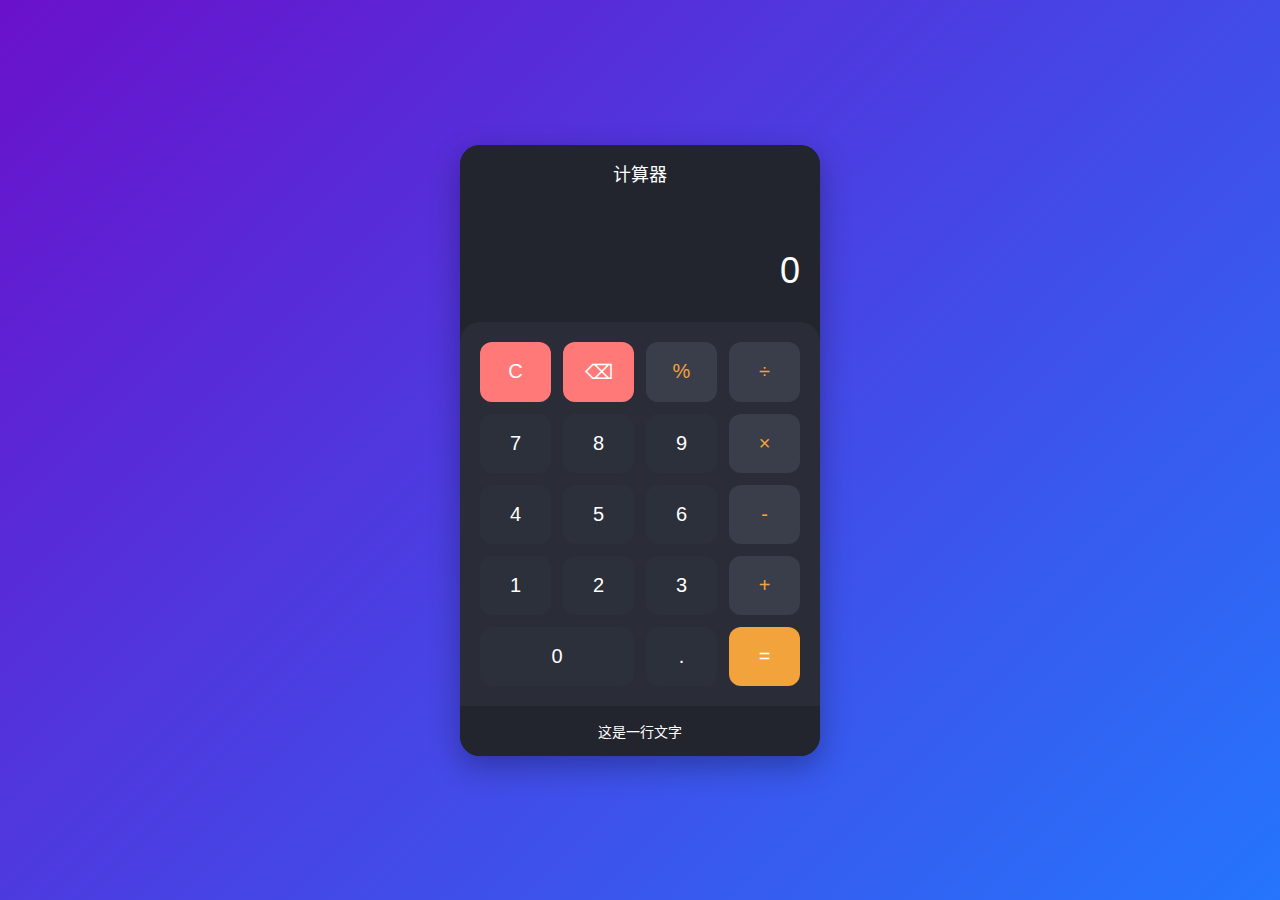
<file: calc.html>
<!DOCTYPE html>
<html lang="zh-CN">
<head>
    <meta charset="UTF-8">
    <meta name="viewport" content="width=device-width, initial-scale=1.0">
    <title>计算器</title>
    <style>
        * {
            margin: 0;
            padding: 0;
            box-sizing: border-box;
            font-family: 'Segoe UI', Tahoma, Geneva, Verdana, sans-serif;
        }
        
        body {
            display: flex;
            justify-content: center;
            align-items: center;
            min-height: 100vh;
            background: linear-gradient(135deg, #6a11cb 0%, #2575fc 100%);
            padding: 20px;
        }
        
        .calculator {
            width: 360px;
            background-color: #22252d;
            border-radius: 20px;
            box-shadow: 0 10px 30px rgba(0, 0, 0, 0.3);
            overflow: hidden;
        }
        
        .display {
            padding: 30px 20px;
            text-align: right;
            background-color: #22252d;
            color: white;
            position: relative;
        }
        
        .previous-operand {
            min-height: 24px;
            font-size: 18px;
            color: rgba(255, 255, 255, 0.7);
            margin-bottom: 5px;
            overflow: hidden;
            word-break: break-all;
        }
        
        .current-operand {
            min-height: 40px;
            font-size: 36px;
            font-weight: 500;
            overflow: hidden;
            word-break: break-all;
        }
        
        .buttons {
            display: grid;
            grid-template-columns: repeat(4, 1fr);
            grid-gap: 12px;
            padding: 20px;
            background-color: #2a2d37;
            border-radius: 20px 20px 0 0;
        }
        
        button {
            border: none;
            outline: none;
            padding: 18px 0;
            border-radius: 12px;
            font-size: 20px;
            font-weight: 500;
            cursor: pointer;
            transition: all 0.2s ease;
        }
        
        button:hover {
            opacity: 0.9;
        }
        
        button:active {
            transform: scale(0.95);
        }
        
        .number, .decimal {
            background-color: #2c303a;
            color: white;
        }
        
        .operator {
            background-color: #3a3e4a;
            color: #f2a33c;
        }
        
        .equals {
            background-color: #f2a33c;
            color: white;
        }
        
        .clear, .backspace {
            background-color: #ff7979;
            color: white;
        }
        
        .zero {
            grid-column: span 2;
        }
        
        .footer {
            text-align: center;
            color: white;
            padding: 15px;
            font-size: 14px;
            background-color: #22252d;
        }
        
        .calculator-title {
            text-align: center;
            color: white;
            padding: 15px 0 5px;
            font-size: 18px;
            background-color: #22252d;
        }
    </style>
</head>
<body>
    <div class="calculator">
        <div class="calculator-title">计算器</div>
        <div class="display">
            <div class="previous-operand"></div>
            <div class="current-operand">0</div>
        </div>
        
        <div class="buttons">
            <button class="clear">C</button>
            <button class="backspace">⌫</button>
            <button class="operator">%</button>
            <button class="operator">÷</button>
            
            <button class="number">7</button>
            <button class="number">8</button>
            <button class="number">9</button>
            <button class="operator">×</button>
            
            <button class="number">4</button>
            <button class="number">5</button>
            <button class="number">6</button>
            <button class="operator">-</button>
            
            <button class="number">1</button>
            <button class="number">2</button>
            <button class="number">3</button>
            <button class="operator">+</button>
            
            <button class="number zero">0</button>
            <button class="decimal">.</button>
            <button class="equals">=</button>
        </div>
        
        <div class="footer">
            这是一行文字
        </div>
    </div>

    <script>
        // 确保DOM完全加载后再执行
        document.addEventListener('DOMContentLoaded', function() {
            const display = document.querySelector('.current-operand');
            const previousDisplay = document.querySelector('.previous-operand');
            const buttons = document.querySelectorAll('button');
            
            let currentInput = '0';
            let previousInput = '';
            let operation = null;
            let resetScreen = false;
            
            // 更新显示屏
            function updateDisplay() {
                display.textContent = currentInput;
                if (operation) {
                    previousDisplay.textContent = `${previousInput} ${operation}`;
                } else {
                    previousDisplay.textContent = previousInput;
                }
            }
            
            // 重置计算器
            function resetCalculator() {
                currentInput = '0';
                previousInput = '';
                operation = null;
                resetScreen = false;
                updateDisplay();
            }
            
            // 添加数字
            function appendNumber(number) {
                if (currentInput === '0' || resetScreen) {
                    currentInput = number;
                    resetScreen = false;
                } else {
                    // 防止输入过长
                    if (currentInput.length < 12) {
                        currentInput += number;
                    }
                }
            }
            
            // 添加小数点
            function appendDecimal() {
                if (resetScreen) {
                    currentInput = '0.';
                    resetScreen = false;
                    return;
                }
                
                if (!currentInput.includes('.')) {
                    currentInput += '.';
                }
            }
            
            // 选择操作符
            function chooseOperation(op) {
                if (currentInput === '') return;
                
                if (previousInput !== '') {
                    compute();
                }
                
                operation = op;
                previousInput = currentInput;
                resetScreen = true;
            }
            
            // 执行计算
            function compute() {
                let computation;
                const prev = parseFloat(previousInput);
                const current = parseFloat(currentInput);
                
                if (isNaN(prev) || isNaN(current)) return;
                
                switch (operation) {
                    case '+':
                        computation = prev + current;
                        break;
                    case '-':
                        computation = prev - current;
                        break;
                    case '×':
                        computation = prev * current;
                        break;
                    case '÷':
                        if (current === 0) {
                            computation = '错误';
                        } else {
                            computation = prev / current;
                        }
                        break;
                    case '%':
                        computation = prev % current;
                        break;
                    default:
                        return;
                }
                
                // 处理结果
                currentInput = computation.toString();
                // 限制长度
                if (currentInput.length > 12) {
                    currentInput = parseFloat(currentInput).toExponential(6);
                }
                operation = null;
                previousInput = '';
            }
            
            // 退格功能
            function backspace() {
                if (currentInput.length === 1) {
                    currentInput = '0';
                } else {
                    currentInput = currentInput.slice(0, -1);
                }
            }
            
            // 添加按钮事件监听器
            buttons.forEach(button => {
                button.addEventListener('click', () => {
                    if (button.classList.contains('number')) {
                        appendNumber(button.textContent);
                        updateDisplay();
                    } else if (button.classList.contains('decimal')) {
                        appendDecimal();
                        updateDisplay();
                    } else if (button.classList.contains('operator')) {
                        chooseOperation(button.textContent);
                        updateDisplay();
                    } else if (button.classList.contains('equals')) {
                        compute();
                        updateDisplay();
                    } else if (button.classList.contains('clear')) {
                        resetCalculator();
                    } else if (button.classList.contains('backspace')) {
                        backspace();
                        updateDisplay();
                    }
                });
            });
            
            // 添加键盘支持
            document.addEventListener('keydown', function(event) {
                if (/[0-9]/.test(event.key)) {
                    appendNumber(event.key);
                    updateDisplay();
                } else if (event.key === '.') {
                    appendDecimal();
                    updateDisplay();
                } else if (event.key === '+' || event.key === '-' || event.key === '*') {
                    chooseOperation(event.key === '*' ? '×' : event.key);
                    updateDisplay();
                } else if (event.key === '/') {
                    chooseOperation('÷');
                    updateDisplay();
                } else if (event.key === 'Enter' || event.key === '=') {
                    compute();
                    updateDisplay();
                } else if (event.key === 'Escape') {
                    resetCalculator();
                } else if (event.key === 'Backspace') {
                    backspace();
                    updateDisplay();
                }
            });
            
            // 初始化显示
            updateDisplay();
        });
    </script>
</body>
</html>
</file>
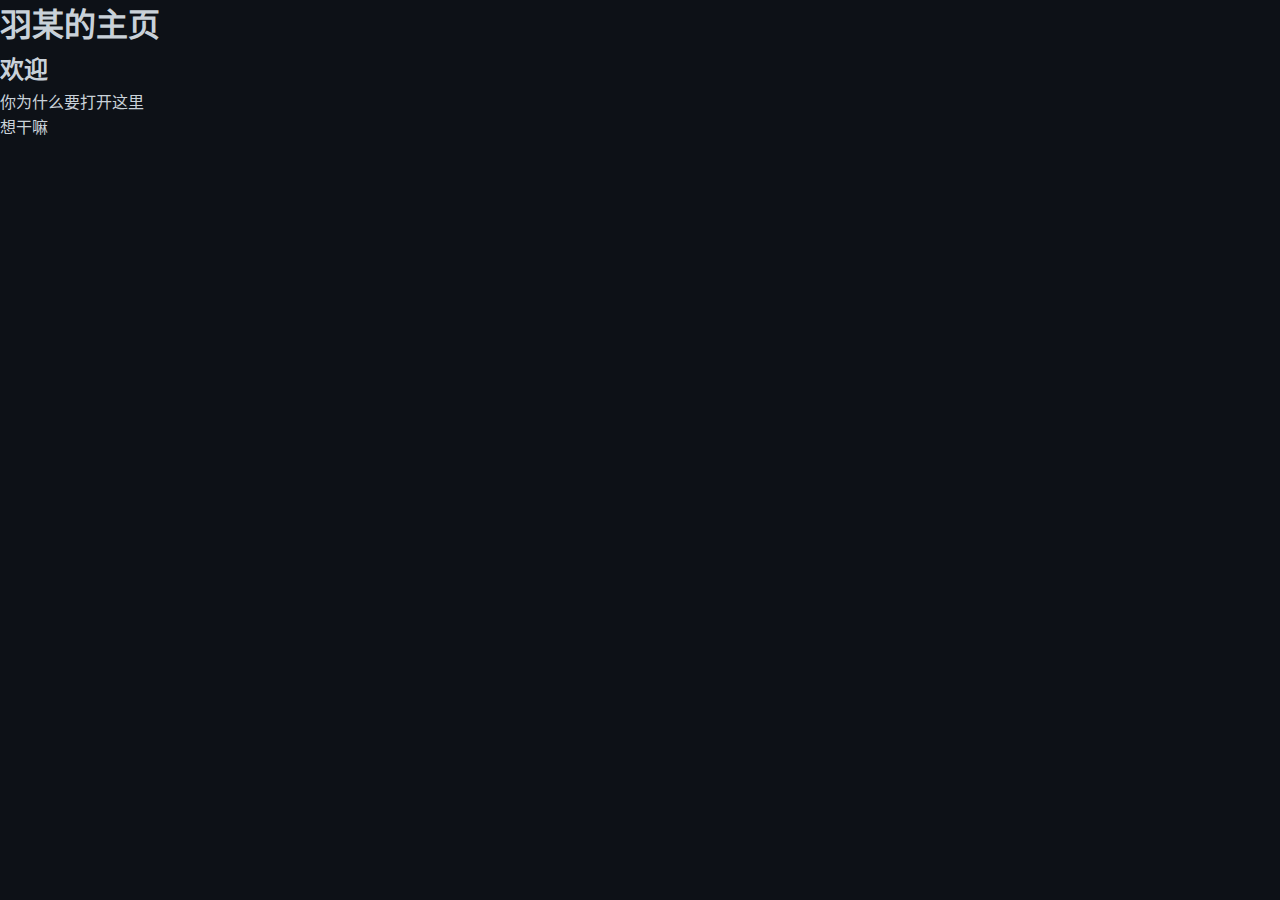
<file: yumou.html>
<!DOCTYPE html>
<html lang="zh-CN">
<head>
    <meta charset="UTF-8">
    <meta name="viewport" content="width=device-width, initial-scale=1.0">
    <title>羽某的主页</title>
    <link rel="stylesheet" href="style.css">
</head>
<body>
    <!-- 左上角标题 -->
    <h1 class="corner-title">羽某的主页</h1>
    
    <!-- 主内容区域 -->
    <div class="main-content">
        <!-- 欢迎卡片 -->
        <div class="card">

            <h2 class="card-title">欢迎</h2>
            <div class="card-content">
                <p>你为什么要打开这里</p>
                <p>想干嘛</p>
            </div>
        </div>
    </div>
    </body>
</html>
</file>
<file: style.css>
/* 基础样式 */
* {
    margin: 0;
    padding: 0;
    box-sizing: border-box;
    font-family: -apple-system, BlinkMacSystemFont, 'Segoe UI', Helvetica, Arial, sans-serif;
}

body {
    background-color: #0d1117;
    color: #c9d1d9;
    line-height: 1.6;
}

a {
    text-decoration: none;
    color: #58a6ff;
}

a:hover {
    text-decoration: underline;
}

.container {
    max-width: 1200px;
    margin: 0 auto;
    padding: 0 20px;
}

/* 顶部导航栏 - 始终保持居左居右 */
header {
    background-color: #161b22;
    border-bottom: 1px solid #30363d;
    padding: 16px 0;
    position: sticky;
    top: 0;
    z-index: 100;
}

.navbar {
    display: flex;
    justify-content: space-between;
    align-items: center;
}

.navbar-left, .navbar-right {
    display: flex;
    align-items: center;
}

.navbar-left {
    justify-content: flex-start;
}

.navbar-right {
    justify-content: flex-end;
}

.logo {
    font-size: 24px;
    font-weight: 600;
    color: #f0f6fc;
    display: flex;
    align-items: center;
    gap: 8px;
}

.logo i {
    color: #58a6ff;
}

.nav-links {
    display: flex;
    gap: 20px;
    list-style: none;
}

.nav-links a {
    color: #c9d1d9;
    font-size: 16px;
    white-space: nowrap;
}

.nav-links a:hover {
    color: #58a6ff;
    text-decoration: none;
}

/* 移动端菜单按钮 */
.menu-toggle {
    display: none;
    background: none;
    border: none;
    color: #c9d1d9;
    font-size: 24px;
    cursor: pointer;
}

/* 统一的个人信息区域 */
.profile-container {
    display: flex;
    gap: 40px;
    margin-bottom: 60px;
    padding-top: 40px;
}

.profile-sidebar {
    width: 100%;
    background-color: #161b22;
    border: 1px solid #30363d;
    border-radius: 6px;
    padding: 24px;
    text-align: center;
}

.profile-avatar {
    width: 140px;
    height: 140px;
    border-radius: 50%;
    border: 4px solid #30363d;
    margin: 0 auto 20px;
    display: block;
}

.profile-name {
    font-size: 28px;
    color: #f0f6fc;
    margin-bottom: 8px;
}

.profile-title {
    font-size: 18px;
    color: #8b949e;
    margin-bottom: 15px;
}

.profile-bio {
    color: #c9d1d9;
    font-size: 16px;
    margin-bottom: 20px;
    line-height: 1.5;
}

.profile-social {
    display: flex;
    justify-content: center;
    gap: 20px;
    margin-bottom: 25px;
}

.profile-social a {
    color: #8b949e;
    font-size: 20px;
}

.profile-social a:hover {
    color: #58a6ff;
}

.profile-skills h3 {
    font-size: 18px;
    color: #f0f6fc;
    margin-bottom: 10px;
    text-align: left;
}

.skills-list {
    display: flex;
    flex-wrap: wrap;
    gap: 8px;
}

.skill-tag {
    background-color: #13233a;
    color: #58a6ff;
    padding: 4px 10px;
    border-radius: 12px;
    font-size: 12px;
    cursor: pointer;
}

.skill-tag:hover {
    background-color: #1a3c5e;
}

/* 项目展示区域 */
.projects-section {
    width: 100%;
}

.projects-title {
    font-size: 28px;
    color: #f0f6fc;
    margin-bottom: 30px;
    padding-bottom: 10px;
    border-bottom: 1px solid #30363d;
}

.projects-grid {
    display: grid;
    grid-template-columns: repeat(auto-fill, minmax(300px, 1fr));
    gap: 20px;
}

.project-card {
    background-color: #161b22;
    border: 1px solid #30363d;
    border-radius: 6px;
    padding: 24px;
    transition: all 0.3s ease;
    cursor: pointer;
}

.project-card:hover {
    border-color: #58a6ff;
    transform: translateY(-5px);
}

.project-header {
    display: flex;
    justify-content: space-between;
    align-items: flex-start;
    margin-bottom: 15px;
}

.project-title {
    font-size: 20px;
    color: #58a6ff;
    font-weight: 600;
}

.project-status {
    background-color: #13233a;
    color: #58a6ff;
    padding: 4px 10px;
    border-radius: 12px;
    font-size: 12px;
}

.project-description {
    color: #8b949e;
    margin-bottom: 20px;
    font-size: 15px;
    line-height: 1.5;
}

.project-tech {
    display: flex;
    flex-wrap: wrap;
    gap: 8px;
    margin-bottom: 20px;
}

.tech-tag {
    background-color: #21262d;
    color: #c9d1d9;
    padding: 4px 10px;
    border-radius: 12px;
    font-size: 12px;
}

.project-links {
    display: flex;
    gap: 15px;
}

.project-link {
    display: flex;
    align-items: center;
    gap: 5px;
    color: #8b949e;
    font-size: 14px;
}

.project-link:hover {
    color: #58a6ff;
}

/* 响应式布局 */
/* 小屏幕布局（默认） */
.profile-container {
    flex-direction: column;
}

/* 大屏幕布局 */
@media (min-width: 992px) {
    .profile-container {
        flex-direction: row;
    }
    
    .profile-sidebar {
        width: 35%;
        position: sticky;
        top: 100px;
        height: fit-content;
        align-self: flex-start;
    }
    
    .projects-section {
        width: 65%;
    }
}

/* 移动端优化 */
@media (max-width: 768px) {
    .nav-links {
        display: none;
        position: absolute;
        top: 100%;
        left: 0;
        right: 0;
        background-color: #161b22;
        flex-direction: column;
        padding: 20px;
        border-bottom: 1px solid #30363d;
        gap: 15px;
    }
    
    .nav-links.active {
        display: flex;
    }
    
    .menu-toggle {
        display: block;
    }
    
    .profile-name {
        font-size: 24px;
    }
    
    .profile-title {
        font-size: 16px;
    }
    
    .projects-grid {
        grid-template-columns: 1fr;
    }
    
    /* 小屏幕时导航栏仍保持居左居右 */
    .navbar {
        justify-content: space-between;
    }
}

@media (max-width: 576px) {
    .project-header {
        flex-direction: column;
        gap: 10px;
    }
    
    .profile-avatar {
        width: 120px;
        height: 120px;
    }
    
    .nav-links {
        gap: 10px;
    }
}

/* 页脚 */
footer {
    background-color: #0d1117;
    border-top: 1px solid #30363d;
    padding: 40px 0;
    text-align: center;
    color: #8b949e;
    font-size: 14px;
}

.footer-links {
    display: flex;
    justify-content: center;
    flex-wrap: wrap;
    gap: 20px;
    margin-bottom: 20px;
}
</file>
